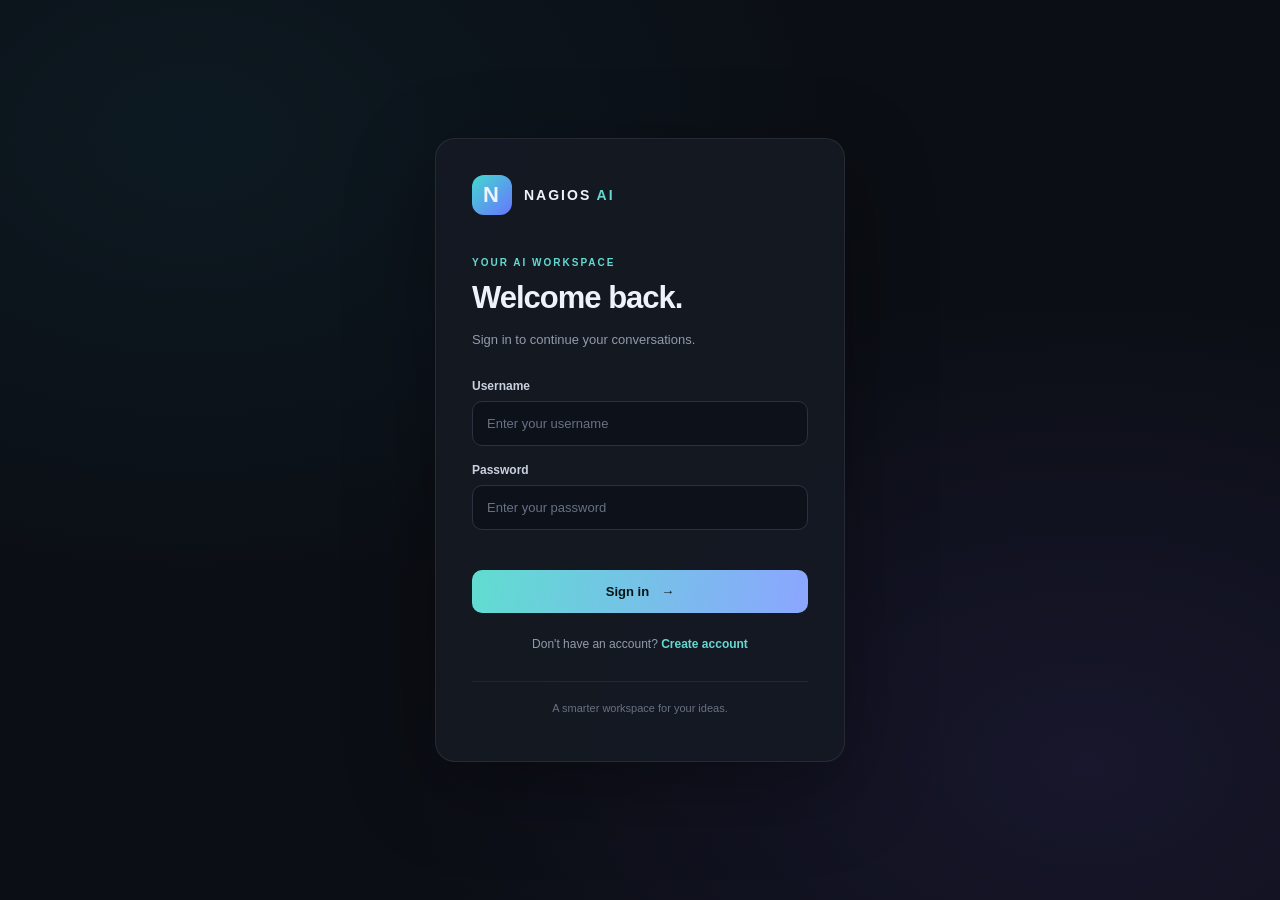
<file: login.html>
<!DOCTYPE html>
<html lang="en">
<head>
    <meta charset="UTF-8">
    <meta name="viewport" content="width=device-width, initial-scale=1.0">
    <title>Login | Nagios AI</title>

    <style>
        * {
            box-sizing: border-box;
        }

        body {
            margin: 0;
            min-height: 100vh;
            display: grid;
            place-items: center;
            padding: 20px;
            font-family: "Segoe UI", Arial, sans-serif;
            color: #eef2fa;
            background:
                radial-gradient(ellipse at 15% 15%, #123a4940, transparent 45%),
                radial-gradient(ellipse at 85% 85%, #5540a52b, transparent 45%),
                #0b0e14;
        }

        .card {
            width: 100%;
            max-width: 410px;
            padding: 36px;
            border: 1px solid #ffffff14;
            border-radius: 20px;
            background: #151923ed;
            box-shadow: 0 25px 90px #00000055;
        }

        .brand {
            display: flex;
            align-items: center;
            gap: 12px;
            margin-bottom: 42px;
            font-size: 14px;
            font-weight: 800;
            letter-spacing: 2px;
        }

        .logo {
            display: grid;
            place-items: center;
            width: 40px;
            height: 40px;
            border-radius: 12px;
            background: linear-gradient(135deg, #43d9ce, #6875ff);
            font-size: 22px;
        }

        .accent {
            color: #65d8d1;
        }

        .eyebrow {
            color: #65d8d1;
            font-size: 10px;
            font-weight: 700;
            letter-spacing: 2px;
        }

        h1 {
            margin: 12px 0 8px;
            font-size: 31px;
            letter-spacing: -1px;
        }

        .description {
            margin-bottom: 28px;
            color: #929bad;
            font-size: 13px;
            line-height: 1.7;
        }

        label {
            display: block;
            margin: 17px 0 8px;
            color: #cbd2df;
            font-size: 12px;
            font-weight: 600;
        }

        input {
            width: 100%;
            padding: 14px;
            border: 1px solid #2b3240;
            border-radius: 10px;
            outline: none;
            background: #0d111a;
            color: white;
            font: inherit;
            font-size: 13px;
        }

        input:focus {
            border-color: #52cfc8;
            box-shadow: 0 0 0 3px #52cfc81a;
        }

        input::placeholder {
            color: #687183;
        }

        .error {
            min-height: 16px;
            color: #ff8585;
            font-size: 12px;
        }

        .submit {
            width: 100%;
            display: flex;
            justify-content: center;
            gap: 12px;
            padding: 14px;
            border: 0;
            border-radius: 10px;
            background: linear-gradient(100deg, #60ddd0, #8ba6ff);
            color: #071416;
            font-size: 13px;
            font-weight: 750;
            cursor: pointer;
        }

        .submit:hover {
            filter: brightness(1.08);
        }

        .switch {
            margin-top: 24px;
            color: #929bad;
            font-size: 12px;
            text-align: center;
        }

        .switch button {
            padding: 0;
            border: 0;
            background: none;
            color: #65d8d1;
            font: inherit;
            font-weight: 700;
            cursor: pointer;
        }

        .footer {
            margin-top: 30px;
            padding-top: 20px;
            border-top: 1px solid #ffffff10;
            color: #687183;
            font-size: 11px;
            text-align: center;
        }

        @media (max-width: 450px) {
            .card {
                padding: 26px 22px;
            }
        }
    </style>
</head>

<body>
    <main class="card">
        <div class="brand">
            <div class="logo">N</div>
            <span>NAGIOS <span class="accent">AI</span></span>
        </div>

        <p class="eyebrow">YOUR AI WORKSPACE</p>
        <h1 id="heading">Welcome back.</h1>
        <p class="description" id="description">
            Sign in to continue your conversations.
        </p>

        <form id="authForm">
            <label for="username">Username</label>
            <input
                id="username"
                type="text"
                placeholder="Enter your username"
                minlength="3"
                maxlength="30"
                autocomplete="username"
                required
            >

            <label for="password">Password</label>
            <input
                id="password"
                type="password"
                placeholder="Enter your password"
                minlength="8"
                autocomplete="current-password"
                required
            >

            <p class="error" id="error" role="alert"></p>

            <button class="submit" id="submitButton" type="submit">
                Sign in <span>→</span>
            </button>
        </form>

        <p class="switch">
            <span id="switchText">Don't have an account?</span>
            <button id="switchButton" type="button">Create account</button>
        </p>

        <p class="footer">A smarter workspace for your ideas.</p>
    </main>

    <script>
        let mode = "login";

        const form = document.getElementById("authForm");
        const error = document.getElementById("error");
        const password = document.getElementById("password");

        document.getElementById("switchButton").addEventListener("click", () => {
            mode = mode === "login" ? "signup" : "login";

            document.getElementById("heading").textContent =
                mode === "login" ? "Welcome back." : "Create your account.";

            document.getElementById("description").textContent =
                mode === "login"
                    ? "Sign in to continue your conversations."
                    : "Choose a username to get started.";

            document.getElementById("submitButton").innerHTML =
                mode === "login"
                    ? 'Sign in <span>→</span>'
                    : 'Create account <span>→</span>';

            document.getElementById("switchText").textContent =
                mode === "login"
                    ? "Don't have an account?"
                    : "Already have an account?";

            document.getElementById("switchButton").textContent =
                mode === "login" ? "Create account" : "Sign in";

            password.autocomplete =
                mode === "login" ? "current-password" : "new-password";

            error.textContent = "";
        });

        form.addEventListener("submit", async (event) => {
            event.preventDefault();
            error.textContent = "";

            const username = document.getElementById("username").value.trim();
            const passwordValue = password.value;

            try {
                const response = await fetch(
                    mode === "login" ? "/api/login" : "/api/signup",
                    {
                        method: "POST",
                        headers: { "Content-Type": "application/json" },
                        body: JSON.stringify({
                            username,
                            password: passwordValue
                        })
                    }
                );

                const data = await response.json();

                if (!response.ok) {
                    throw new Error(data.detail || "Authentication failed.");
                }

                window.location.href = "/";
            } catch (err) {
                error.textContent =
                    err.message === "Failed to fetch"
                        ? "Cannot connect to the server."
                        : err.message;
            }
        });
    </script>
</body>
</html>
</file>
